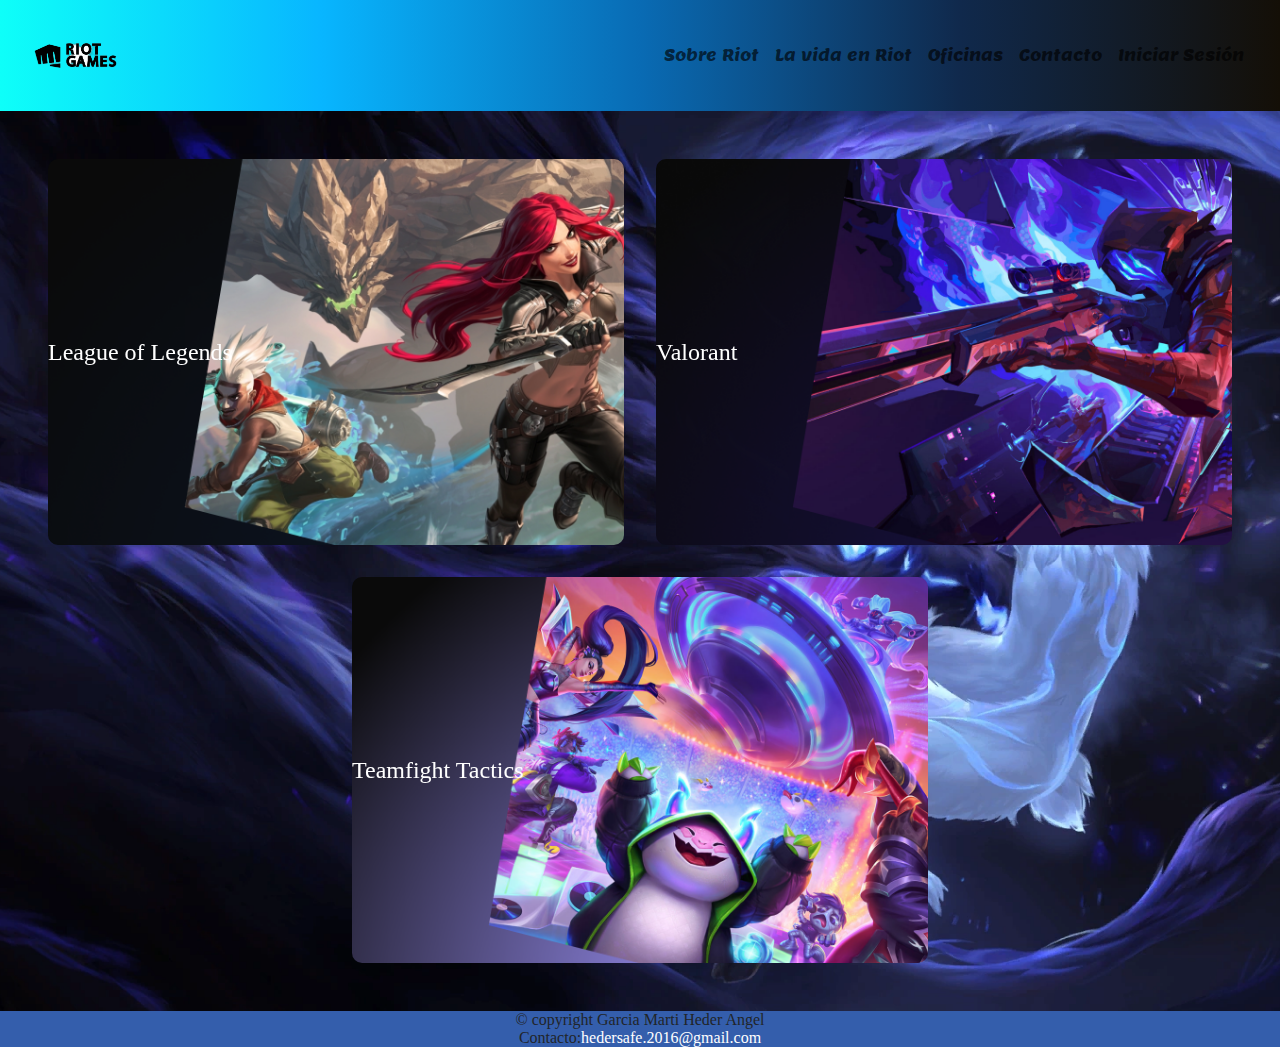
<file: index.html>
<!DOCTYPE html>
<html lang="es">
<head>
    <meta charset="UTF-8">
    <meta name="viewport" content="width=device-width, initial-scale=1.0">
    <link rel="shortcut icon" href="" type="image/x-icon">
    <link rel="stylesheet" href="./css/bootstrap.min.css">
    <link href="https://unpkg.com/aos@2.3.1/dist/aos.css" rel="stylesheet">
    <link rel="stylesheet" href="./css/style.css">
    <link rel="shortcut icon" href="./img/logo-imageonline.co-3119626.png" type="image/x-icon">
    <meta name="description" content="Riot Games, desarrolladora de renombre con sede en Los Ángeles, reconocida por éxitos como League of Legends. Innovación, compromiso con la comunidad gaming y producciones audiovisuales destacan su impacto en la industria del entretenimiento digital.">
    <meta name="keywords" content="Riot Games, videojuegos, League of Legends, VALORANT, Teamfight Tactics, desarrolladora, gaming, shooter táctico, estrategia automática, cultura, oficinas, innovación, comunidad gamer, equilibrio laboral, creatividad, colaboración, vida en Riot, compromiso, excelencia, diversidad, global, animación, serie Arcane.">
    <title>Riot Games</title>
</head>
<body>
    <header class="header">
        <nav class="navbar navbar-expand-lg nav1">
            <div class="container-fluid ">
                <a href="./index.html"><img src="./img/logo-imageonline.co-3119626.png" class="logo-header" alt="Logo" title="Logo del header"></a>
              <button class="navbar-toggler collapsed" type="button" data-bs-toggle="collapse" data-bs-target="#navbarNav" aria-controls="navbarNav" aria-expanded="false" aria-label="Toggle navigation">
                <span class="navbar-toggler-icon"></span>
              </button>
              <div class="navbar-collapse collapse ul1" id="navbarNav">
                <ul class="navbar-nav ms-auto">
                    <li class="nav-item rotate-hover">
                        <a class="nav-link" href="./pages/sobreriot.html">Sobre Riot</a>
                    </li>
                    <li class="nav-item rotate-hover">
                        <a class="nav-link" href="./pages/lavidaenriot.html">La vida en Riot</a>
                    </li>
                    <li class="nav-item rotate-hover">
                        <a class="nav-link" href="./pages/oficinas.html">Oficinas</a>
                    </li>
                    <li class="nav-item rotate-hover">
                        <a class="nav-link" href="./pages/contacto.html">Contacto</a>
                    </li>
                    <li class="nav-item rotate-hover">
                        <a class="nav-link" href="./pages/iniciar.html">Iniciar Sesión</a>
                    </li>
                </ul>
              </div>
            </div>
          </nav>
      </header>
   
    <main class="main-index">
        <div class="grilla">
            <div class="grilla-hijo lol riot" data-aos="fade-right">
                <a href="./pages/lol.html" class="link-div-footer">
                <div class="grilla-nieto">
                <p>League of Legends</p>
                </div>
                </a>
            </div>
            <div class="grilla-hijo valorant riot" data-aos="fade-left">
                <a href="./pages/valorant.html" class="link-div-footer">
                <div class="grilla-nieto">
                <p>Valorant</p>
            </div>
                </a>
            </div>
            <div class="grilla-hijo tft riot"  data-aos="fade-up">
                <a href="./pages/tft.html" class="link-div-footer">
                <div class="grilla-nieto">
                <p>Teamfight Tactics</p>
            </div>
                </a>
            </div>
        </div>
    </main>
    <footer class="footer1">
        <p>© copyright Garcia Marti Heder Angel</p>
        <p>Contacto:<a href="mailto:hedersafe.2016@gmail.com" class="link-div-footer">hedersafe.2016@gmail.com</a></p>
    </footer>
    <script src="./js/bootstrap.bundle.min.js"></script>
    <script src="https://unpkg.com/aos@2.3.1/dist/aos.js"></script>
    <script>
        AOS.init();
    </script>
</body>
</html>
</file>
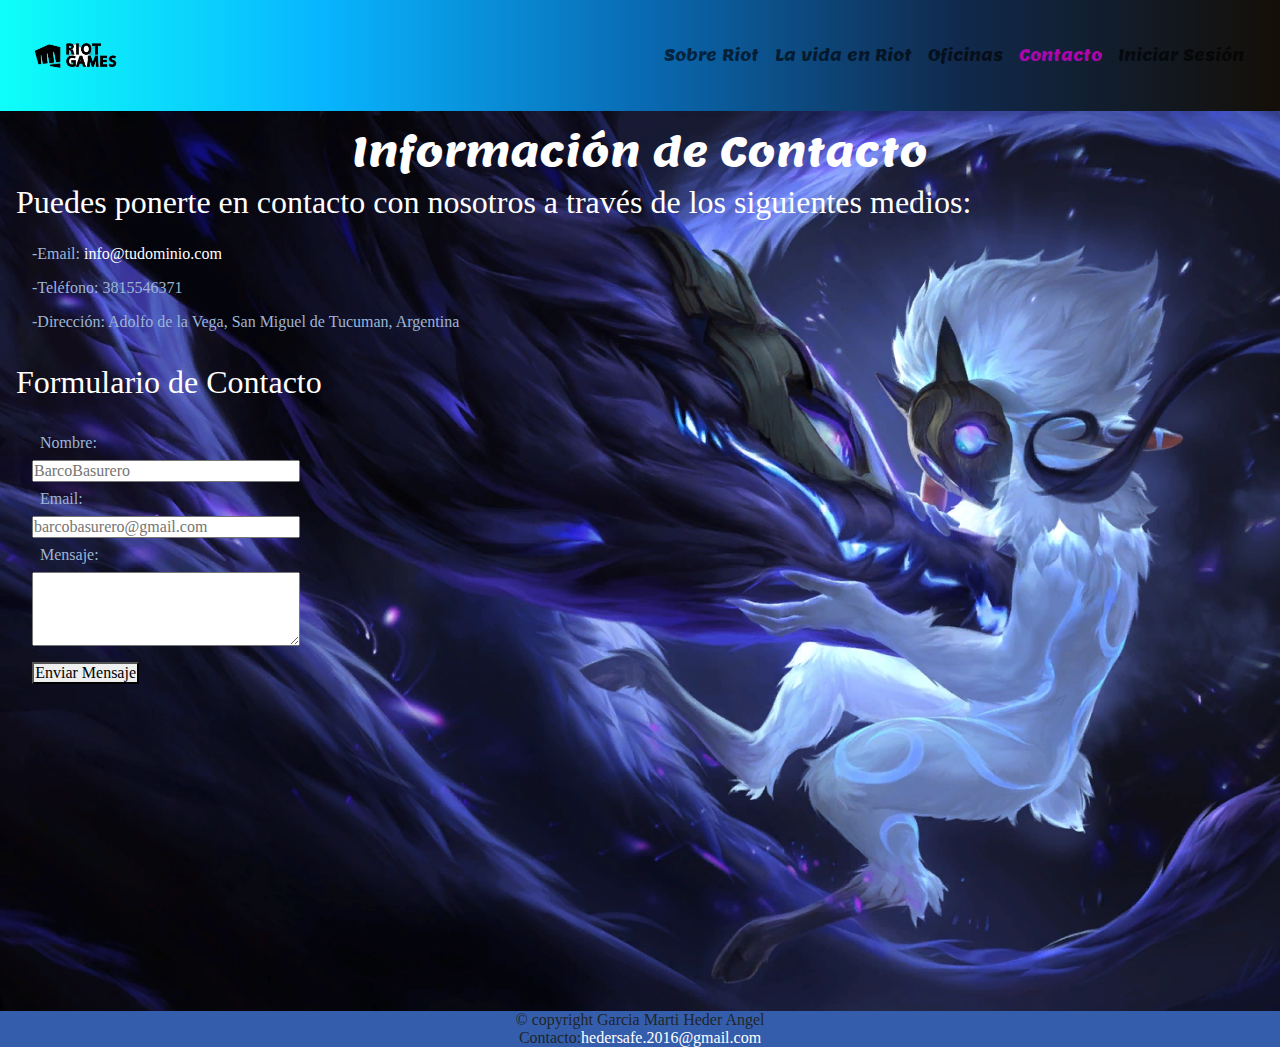
<file: pages/contacto.html>
<!DOCTYPE html>
<html lang="en">
<head>
    <meta charset="UTF-8">
    <meta name="viewport" content="width=device-width, initial-scale=1.0">
    <link rel="stylesheet" href="../css/bootstrap.min.css">
    <link rel="stylesheet" href="../css/style.css">
    <link rel="shortcut icon" href="../img/logo-imageonline.co-3119626.png" type="image/x-icon">
    <meta name="description" content="Riot Games, la destacada desarrolladora de videojuegos con éxitos como League of Legends y VALORANT, proporciona una vía de contacto a través de la dirección de correo electrónico contact@riotgames.com.">
    <meta name="keywords" content="Riot Games, videojuegos, League of Legends, VALORANT, Teamfight Tactics, desarrolladora, gaming, shooter táctico, estrategia automática, cultura, oficinas, innovación, comunidad gamer, equilibrio laboral, creatividad, colaboración, vida en Riot, compromiso, excelencia, diversidad, global, animación, serie Arcane.">
    <title>Riot Games</title>
</head>
<body>
    <header class="header">
        <nav class="navbar navbar-expand-lg">
            <div class="container-fluid nav1">
                <a href="../index.html"><img src="../img/logo-imageonline.co-3119626.png" class="logo-header" alt="Logo" title="Logo del header"></a>
              <button class="navbar-toggler collapsed" type="button" data-bs-toggle="collapse" data-bs-target="#navbarNav" aria-controls="navbarNav" aria-expanded="false" aria-label="Toggle navigation">
                <span class="navbar-toggler-icon"></span>
              </button>
              <div class="navbar-collapse collapse ul1" id="navbarNav">
                <ul class="navbar-nav ms-auto">
                    <li class="nav-item rotate-hover">
                        <a class="nav-link" href="../pages/sobreriot.html">Sobre Riot</a>
                    </li>
                    <li class="nav-item rotate-hover">
                        <a class="nav-link" href="../pages/lavidaenriot.html">La vida en Riot</a>
                    </li>
                    <li class="nav-item rotate-hover">
                        <a class="nav-link" href="../pages/oficinas.html">Oficinas</a>
                    </li>
                    <li class="nav-item rotate-hover actived">
                        <a class="nav-link" href="../pages/contacto.html">Contacto</a>
                    </li>
                    <li class="nav-item rotate-hover">
                        <a class="nav-link" href="../pages/iniciar.html">Iniciar Sesión</a>
                    </li>
                </ul>
              </div>
            </div>
          </nav>
      </header>
    <main class="main-index2">
      <section>
          <h1 class="h1-titulo">Información de Contacto</h1>
          <h2 class="h2-subtitulo">Puedes ponerte en contacto con nosotros a través de los siguientes medios:</h2>
          <ul class="ul2-section">
              <li class="li1-ul">-Email: <a href="mailto:info@tudominio.com" class="link-div-footer">info@tudominio.com</a></li>
              <li class="li1-ul">-Teléfono: 3815546371</li>
              <li class="li1-ul">-Dirección: Adolfo de la Vega, San Miguel de Tucuman, Argentina</li>
          </ul>
      </section>
      <section>
          <h2 class="h2-subtitulo">Formulario de Contacto</h2>
          <form action="" class="form-section">

              <label for="nombre" class="label-form">Nombre:</label>
              <input type="text" id="nombre" name="nombre" placeholder="BarcoBasurero" required>
  
              <label for="email"  class="label-form">Email:</label>
              <input type="email" id="email" name="email" placeholder="barcobasurero@gmail.com" required>
  
              <label for="mensaje"  class="label-form">Mensaje:</label>
              <textarea id="mensaje" name="mensaje" rows="4" required></textarea>
  
              <button type="submit" class="boton-enviar">Enviar Mensaje</button>
          </form>
      </section>
  </main>
  <footer class="footer1">
    <p>© copyright Garcia Marti Heder Angel</p>
    <p>Contacto:<a href="mailto:hedersafe.2016@gmail.com" class="link-div-footer">hedersafe.2016@gmail.com</a></p>
</footer>
    <script src="../js/bootstrap.bundle.min.js"></script>
</body>
</html>
</file>
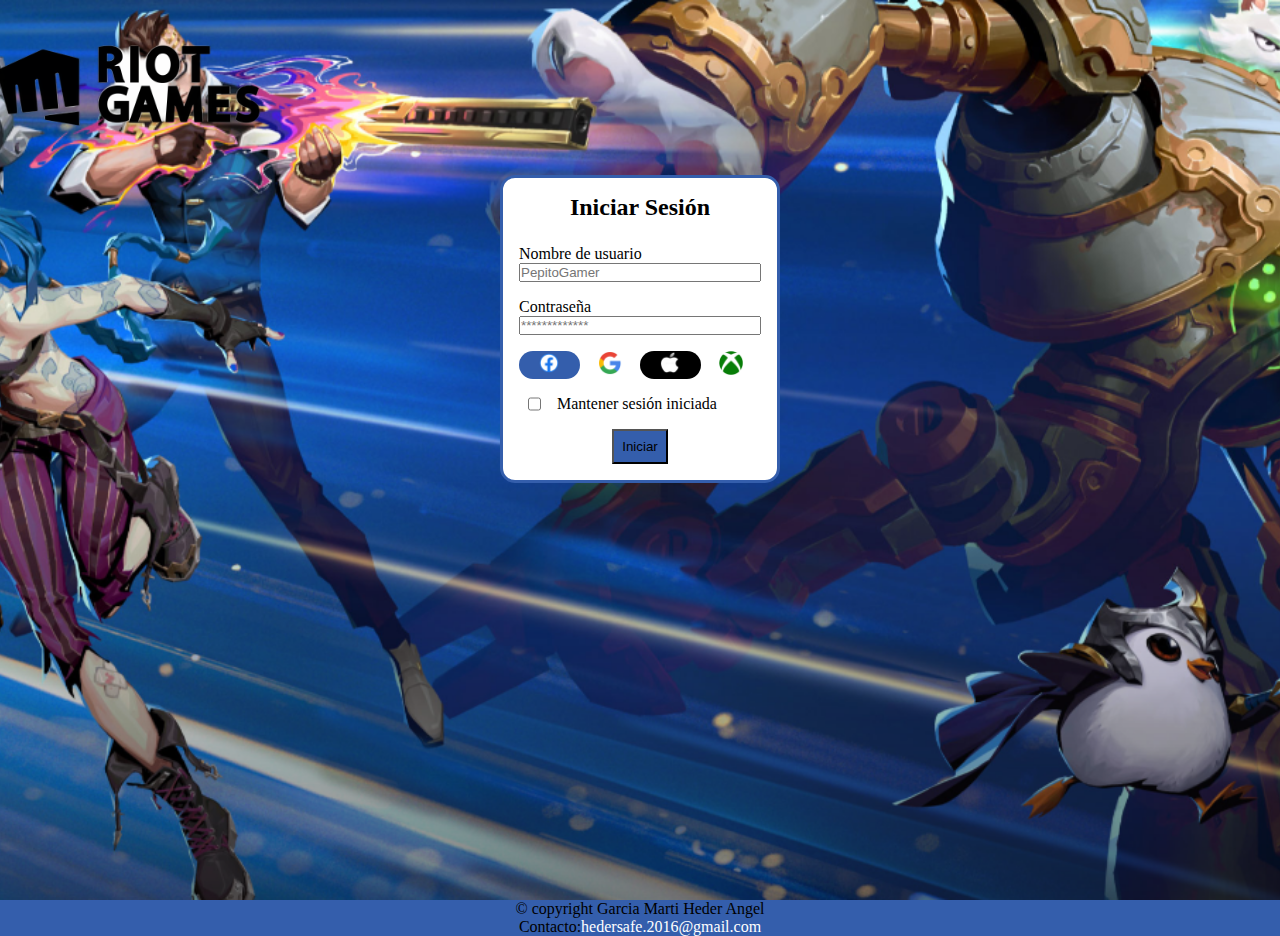
<file: pages/iniciar.html>
<!DOCTYPE html>
<html lang="en">
<head>
    <meta charset="UTF-8">
    <meta name="viewport" content="width=device-width, initial-scale=1.0">
    <link rel="stylesheet" href="../css/style.css">
    <link rel="shortcut icon" href="../img/logo-imageonline.co-3119626.png" type="image/x-icon">
    <meta name="description" content="Inicia sesión en tu cuenta de Riot Games para acceder a emocionantes títulos como League of Legends y VALORANT. Utiliza tus credenciales de usuario para sumergirte en experiencias de juego únicas y participar en la vibrante comunidad gaming.">
    <meta name="keywords" content="Riot Games, videojuegos, League of Legends, VALORANT, Teamfight Tactics, desarrolladora, gaming, shooter táctico, estrategia automática, cultura, oficinas, innovación, comunidad gamer, equilibrio laboral, creatividad, colaboración, vida en Riot, compromiso, excelencia, diversidad, global, animación, serie Arcane.">
    <title>Riot Games</title>
</head>
<body>
  <main class="main-iniciar">
    <header class="header1">
        <a href="../index.html" ><img src="../img/logo-imageonline.co-3119626.png" class="logo-header2" alt="Logo" title="Logo del header"></a>
    </header>
    <form action="" class="form-main">
        <h2 class="h2-form">Iniciar Sesión</h2>
        <label for="nombre" class="label-form2">Nombre de usuario</label>
        <input type="text" id="nombre" name="nombre" placeholder="PepitoGamer" required class="input1">

        <label for="contra"  class="label-form2">Contraseña</label>
        <input type="password" id="contra" name="contra" placeholder="*************" required class="input1">
      <div class="div-main input1">
        <div class="div-div fondo-font1">
            <a href="https://www.facebook.com/?locale=es_LA" target="_blank"><img src="../img/facebook.webp" alt="Facebook" title="Imagen de facebook" class="img-link"></a> 
        </div>
        <div class="div-div fondo-font2">
            <a href="https://www.google.com/intl/es/account/about/" target="_blank"><img src="../img/google.png" alt="Google" title="Imagen de google" class="img-link"></a> 
        </div>
        <div class="div-div fondo-font3">
            <a href="https://support.apple.com/es-lamr/HT204053" target="_blank"><img src="../img/apple-imageonline.co-6787490.webp" alt="Apple" title="Imagen de apple" class="img-link"></a>
        </div>
        <div class="div-div fondo-font4">
            <a href="https://www.xbox.com/es-AR/live" target="_blank"><img src="../img/xboxx.png" alt="Xbox" title="Imagen de xbox" class="img-link"></a>
        </div>
      </div>
      <div class="div-main">
        <input type="checkbox" name="Promociones" id="Prm" value="Si" class="check-input"> 
        <label for="Prm" id="Prm" class="check-label">Mantener sesión iniciada</label> 
      </div>
      <div class="div-div">
        <input type="submit" value="Iniciar" class="input-iniciar">
      </div>
    </form>
    </main>
    <footer class="footer1">
      <p>© copyright Garcia Marti Heder Angel</p>
      <p>Contacto:<a href="mailto:hedersafe.2016@gmail.com" class="link-div-footer">hedersafe.2016@gmail.com</a></p>
  </footer>
</body>
</html>
</file>
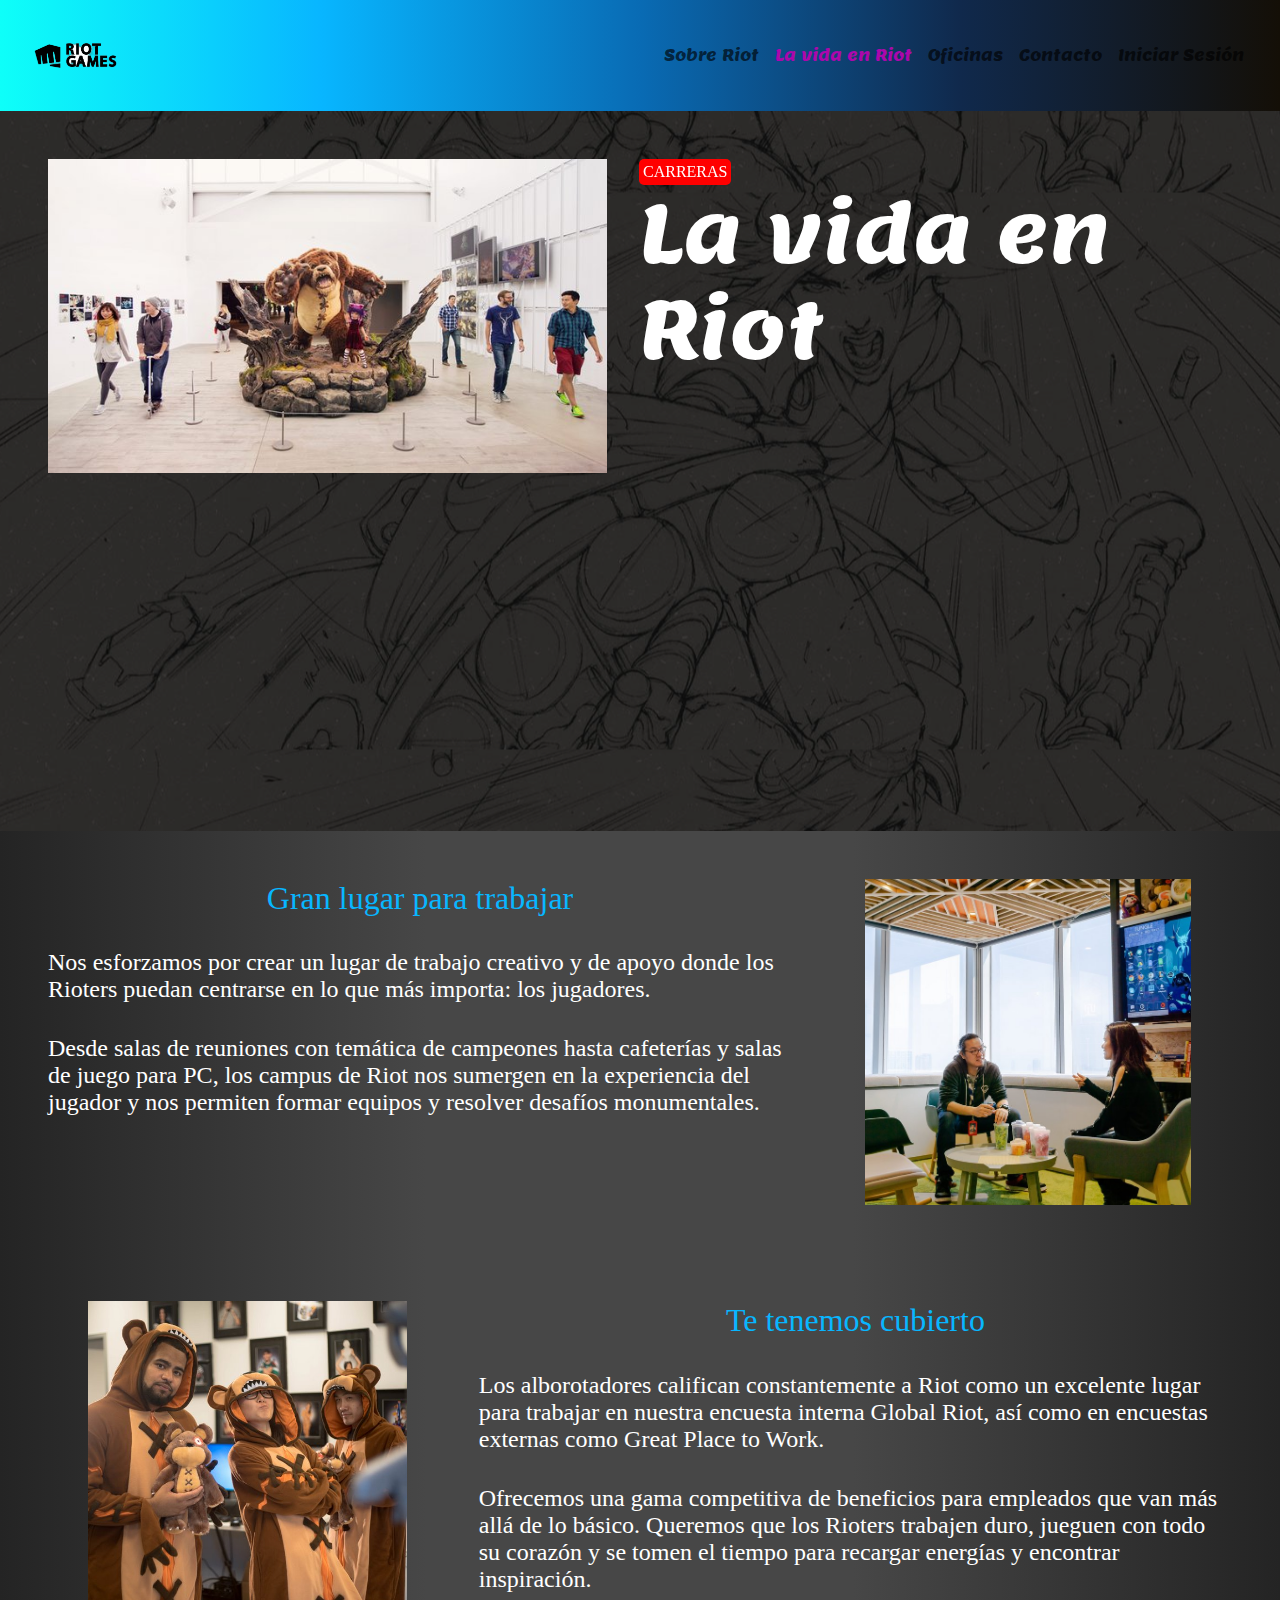
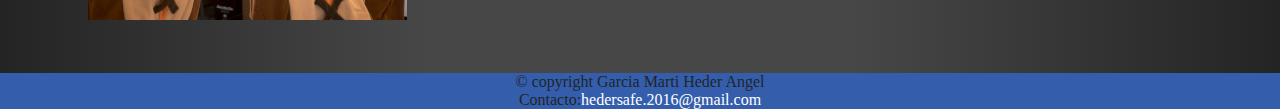
<file: pages/lavidaenriot.html>
<!DOCTYPE html>
<html lang="en">
<head>
    <meta charset="UTF-8">
    <meta name="viewport" content="width=device-width, initial-scale=1.0">
    <link rel="stylesheet" href="../css/bootstrap.min.css">
    <link href="https://unpkg.com/aos@2.3.1/dist/aos.css" rel="stylesheet">
    <link rel="stylesheet" href="../css/style.css">
    <link rel="shortcut icon" href="../img/logo-imageonline.co-3119626.png" type="image/x-icon">
    <meta name="description" content="La vida en Riot Games es apasionada, colaborativa e innovadora. Con un equipo diverso y un compromiso compartido con la excelencia, fomentamos la creatividad en el desarrollo de videojuegos líderes. Promovemos un ambiente equitativo y un equilibrio entre vida laboral y personal.">
    <meta name="keywords" content="Riot Games, videojuegos, League of Legends, VALORANT, Teamfight Tactics, desarrolladora, gaming, shooter táctico, estrategia automática, cultura, oficinas, innovación, comunidad gamer, equilibrio laboral, creatividad, colaboración, vida en Riot, compromiso, excelencia, diversidad, global, animación, serie Arcane.">
    <title>Riot Games</title>
</head>
<body>
  <header class="header">
    <nav class="navbar navbar-expand-lg nav1">
        <div class="container-fluid">
            <a href="../index.html"><img src="../img/logo-imageonline.co-3119626.png" class="logo-header" alt="Logo" title="Logo del header"></a>
          <button class="navbar-toggler collapsed" type="button" data-bs-toggle="collapse" data-bs-target="#navbarNav" aria-controls="navbarNav" aria-expanded="false" aria-label="Toggle navigation">
            <span class="navbar-toggler-icon"></span>
          </button>
          <div class="navbar-collapse collapse ul1" id="navbarNav">
            <ul class="navbar-nav ms-auto">
                <li class="nav-item rotate-hover">
                    <a class="nav-link" href="../pages/sobreriot.html">Sobre Riot</a>
                </li>
                <li class="nav-item rotate-hover actived">
                    <a class="nav-link" href="../pages/lavidaenriot.html">La vida en Riot</a>
                </li>
                <li class="nav-item rotate-hover">
                    <a class="nav-link" href="../pages/oficinas.html">Oficinas</a>
                </li>
                <li class="nav-item rotate-hover">
                    <a class="nav-link" href="../pages/contacto.html">Contacto</a>
                </li>
                <li class="nav-item rotate-hover">
                    <a class="nav-link" href="../pages/iniciar.html">Iniciar Sesión</a>
                </li>
            </ul>
          </div>
        </div>
      </nav>
  </header>
    </header>
    <main class="main-lavida">
      <section class="section-main">
        <div data-aos="fade-right"
        data-aos-duration="1000"
        data-aos-easing="ease-in-cubic">
          <img src="../img/osito.jpg" alt="" class="img-div">
        </div>
        <div data-aos="flip-left"
        data-aos-easing="ease-out-cubic"
        data-aos-duration="1000">
          <p class="p-div3">CARRERAS</p>
          <h2 class="h2-div3">La vida en Riot</h2>
        </div>
    </section>
    </main>
    <div class="section-main sec">
        <div class="div4">
          <h2 class="h2-div4">Gran lugar para trabajar</h2>
          <p class="p-div4 agrandar">Nos esforzamos por crear un lugar de trabajo creativo y de apoyo donde los Rioters puedan centrarse en lo que más importa: los jugadores.</p>
          <p class="p-div4 agrandar">Desde salas de reuniones con temática de campeones hasta cafeterías y salas de juego para PC, los campus de Riot nos sumergen en la experiencia del jugador y nos permiten formar equipos y resolver desafíos monumentales.</p>
        </div>
        <div class="div-div2">
          <img src="../img/conversacion.jpg" alt="" class="img-div2">
        </div>
    </div>
    <div class="section-main sec">
        <div class="div-div2 div-order">
          <img src="../img/disfrazados.jpg" alt="" class="img-div2">
        </div>
        <div class="div4">
            <h2 class="h2-div4">Te tenemos cubierto</h2>
            <p class="p-div4 agrandar">Los alborotadores califican constantemente a Riot como un excelente lugar para trabajar en nuestra encuesta interna Global Riot, así como en encuestas externas como  Great Place to Work.</p>
            <p class="p-div4 agrandar">Ofrecemos una gama competitiva de beneficios para empleados que van más allá de lo básico. Queremos que los Rioters trabajen duro, jueguen con todo su corazón y se tomen el tiempo para recargar energías y encontrar inspiración.</p>
        </div>
    </div>
    <footer class="footer1">
      <p>© copyright Garcia Marti Heder Angel</p>
      <p>Contacto:<a href="mailto:hedersafe.2016@gmail.com" class="link-div-footer">hedersafe.2016@gmail.com</a></p>
  </footer>
    <script src="../js/bootstrap.bundle.min.js"></script>
    <script src="https://unpkg.com/aos@2.3.1/dist/aos.js"></script>
    <script>
        AOS.init();
    </script>
</body>
</html>
</file>
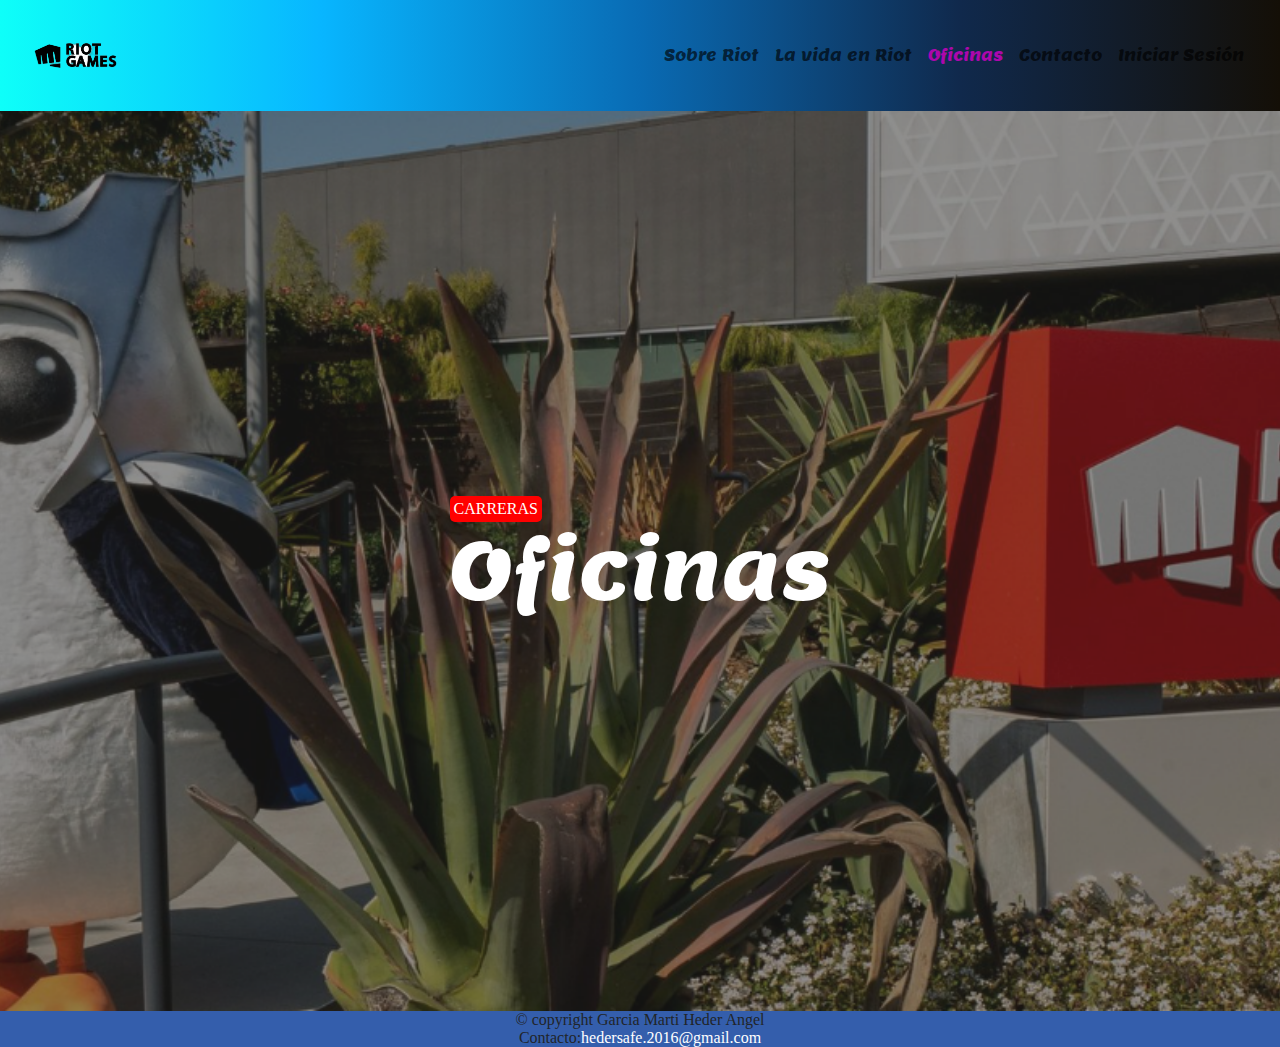
<file: pages/oficinas.html>
<!DOCTYPE html>
<html lang="en">
<head>
    <meta charset="UTF-8">
    <meta name="viewport" content="width=device-width, initial-scale=1.0">
    <link rel="stylesheet" href="../css/bootstrap.min.css">
    <link rel="stylesheet" href="../css/style.css">
    <link rel="shortcut icon" href="../img/logo-imageonline.co-3119626.png" type="image/x-icon">
    <meta name="description" content="Riot Games tiene oficinas globales que sirven como centros de innovación para el desarrollo de videojuegos líderes en la industria. Desde Los Ángeles hasta diversos lugares estratégicos, estas oficinas reflejan un ambiente apasionado por la creatividad y la colaboración.">
    <meta name="keywords" content="Riot Games, videojuegos, League of Legends, VALORANT, Teamfight Tactics, desarrolladora, gaming, shooter táctico, estrategia automática, cultura, oficinas, innovación, comunidad gamer, equilibrio laboral, creatividad, colaboración, vida en Riot, compromiso, excelencia, diversidad, global, animación, serie Arcane.">
    <title>Riot Games</title>
</head>
<body>
  <header class="header">
    <nav class="navbar navbar-expand-lg nav1">
        <div class="container-fluid">
            <a href="../index.html"><img src="../img/logo-imageonline.co-3119626.png" class="logo-header" alt="Logo" title="Logo del header"></a>
          <button class="navbar-toggler collapsed" type="button" data-bs-toggle="collapse" data-bs-target="#navbarNav" aria-controls="navbarNav" aria-expanded="false" aria-label="Toggle navigation">
            <span class="navbar-toggler-icon"></span>
          </button>
          <div class="navbar-collapse collapse ul1" id="navbarNav">
            <ul class="navbar-nav ms-auto">
                <li class="nav-item rotate-hover">
                    <a class="nav-link" href="../pages/sobreriot.html">Sobre Riot</a>
                </li>
                <li class="nav-item rotate-hover">
                    <a class="nav-link" href="../pages/lavidaenriot.html">La vida en Riot</a>
                </li>
                <li class="nav-item rotate-hover actived">
                    <a class="nav-link" href="../pages/oficinas.html">Oficinas</a>
                </li>
                <li class="nav-item rotate-hover">
                    <a class="nav-link" href="../pages/contacto.html">Contacto</a>
                </li>
                <li class="nav-item rotate-hover">
                    <a class="nav-link" href="../pages/iniciar.html">Iniciar Sesión</a>
                </li>
            </ul>
          </div>
        </div>
      </nav>
  </header>
    <main class="main-ofi">
      <div>
        <p class="p-div3">CARRERAS</p>
        <h2 class="h2-div3 h21">Oficinas</h2>
      </div>
    </main>
    <footer class="footer1">
      <p>© copyright Garcia Marti Heder Angel</p>
      <p>Contacto:<a href="mailto:hedersafe.2016@gmail.com" class="link-div-footer">hedersafe.2016@gmail.com</a></p>
  </footer>
    <script src="../js/bootstrap.bundle.min.js"></script>
</body>
</html>
</file>
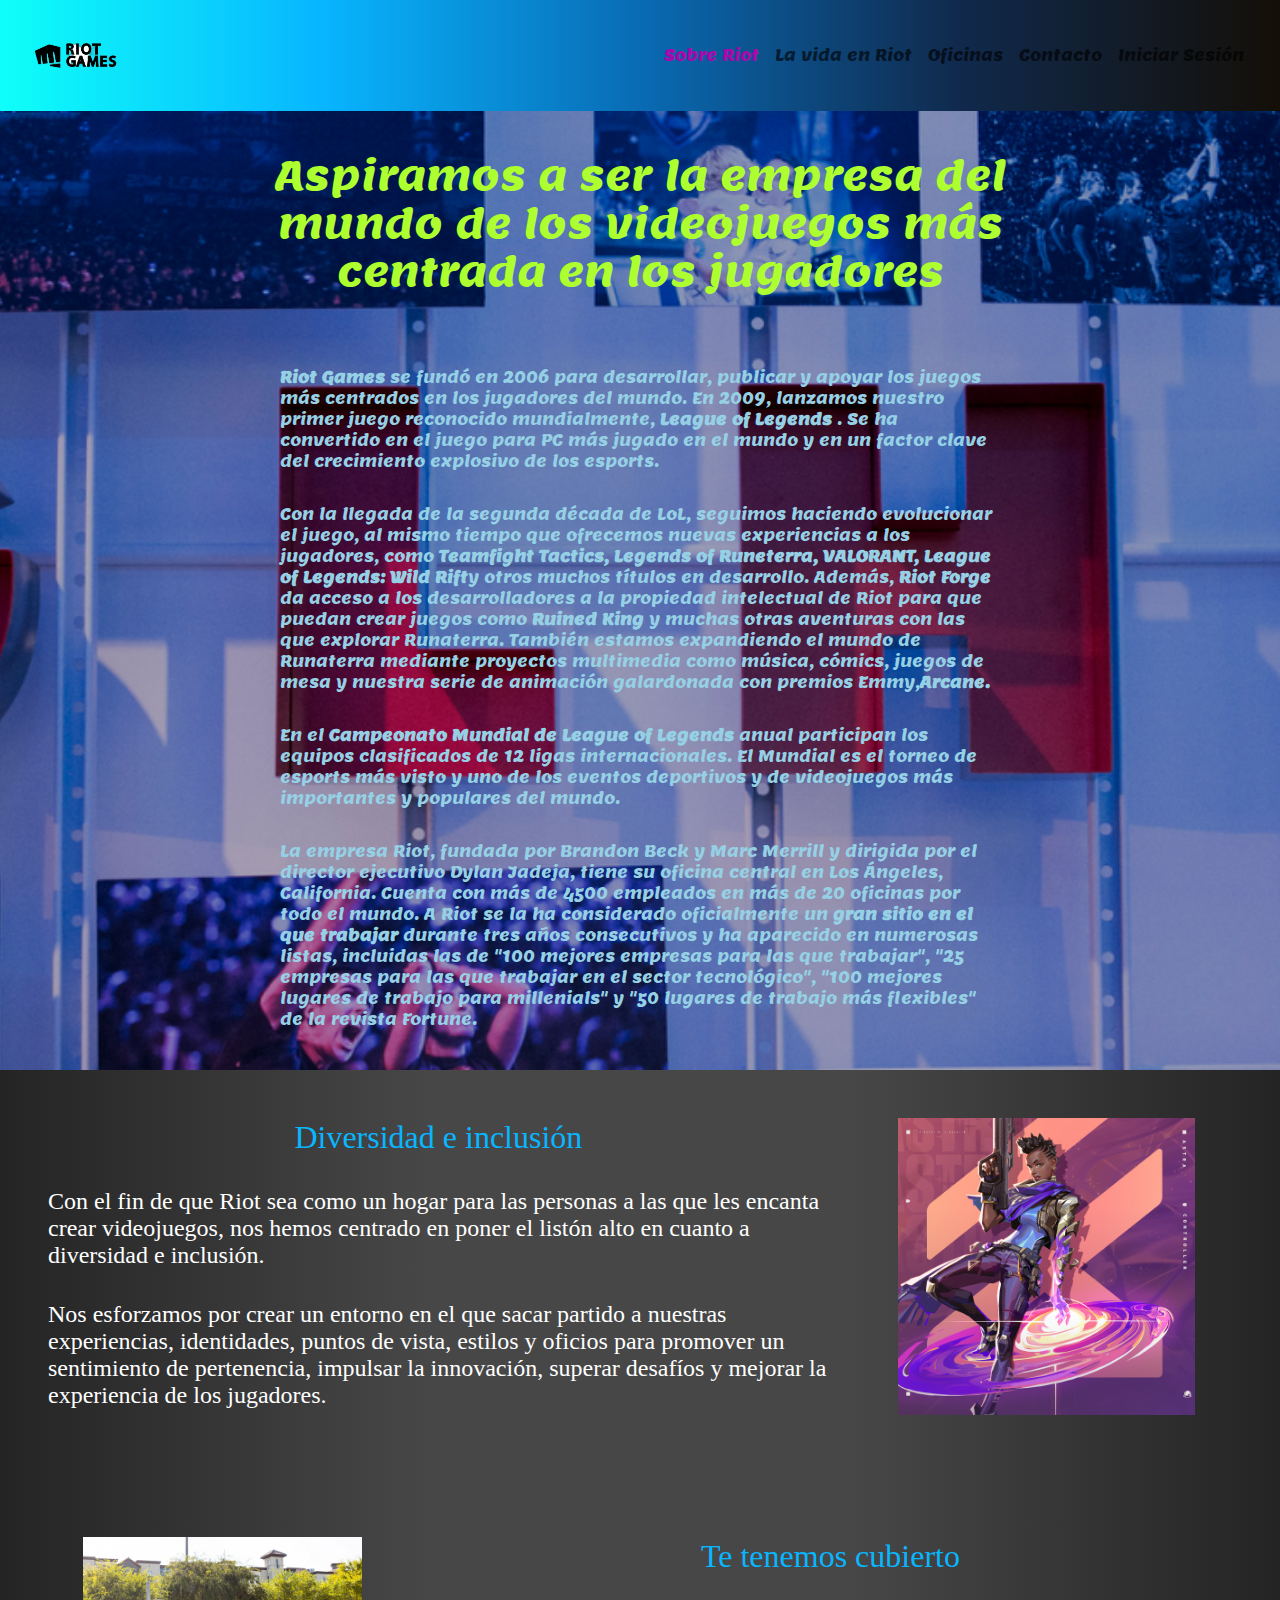
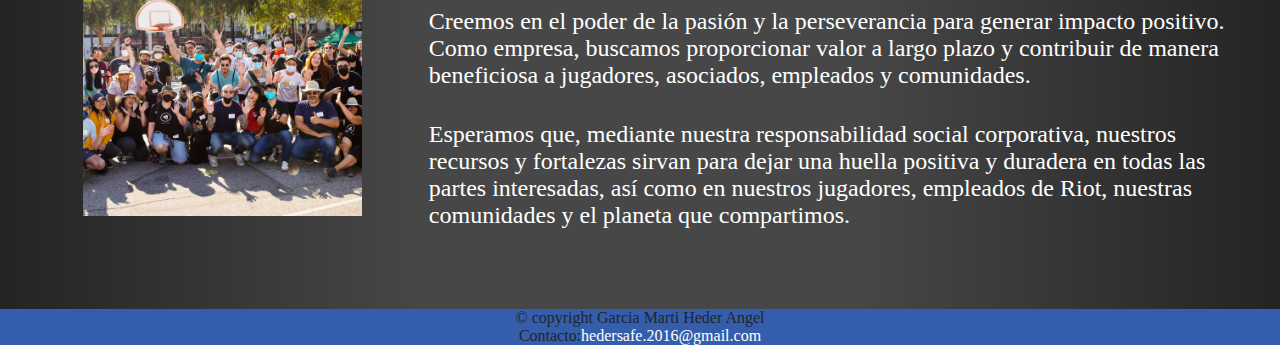
<file: pages/sobreriot.html>
<!DOCTYPE html>
<html lang="en">
<head>
    <meta charset="UTF-8">
    <meta name="viewport" content="width=device-width, initial-scale=1.0">
    <link rel="stylesheet" href="../css/bootstrap.min.css">
    <link rel="stylesheet" href="../css/style.css">
    <link rel="shortcut icon" href="../img/logo-imageonline.co-3119626.png" type="image/x-icon">
    <meta name="description" content="Riot Games, fundada en 2006 en Los Ángeles, es una influyente desarrolladora de videojuegos conocida por éxitos como League of Legends y VALORANT. Su enfoque innovador y compromiso con la comunidad gamer la han consolidado como un referente en la industria del entretenimiento digital.">
    <meta name="keywords" content="Riot Games, videojuegos, League of Legends, VALORANT, Teamfight Tactics, desarrolladora, gaming, shooter táctico, estrategia automática, cultura, oficinas, innovación, comunidad gamer, equilibrio laboral, creatividad, colaboración, vida en Riot, compromiso, excelencia, diversidad, global, animación, serie Arcane.">
    <title>Riot Games</title>
</head>
<body>
  <header class="header">
    <nav class="navbar navbar-expand-lg nav1">
        <div class="container-fluid">
            <a href="../index.html"><img src="../img/logo-imageonline.co-3119626.png" class="logo-header" alt="Logo" title="Logo del header"></a>
          <button class="navbar-toggler collapsed" type="button" data-bs-toggle="collapse" data-bs-target="#navbarNav" aria-controls="navbarNav" aria-expanded="false" aria-label="Toggle navigation">
            <span class="navbar-toggler-icon"></span>
          </button>
          <div class="navbar-collapse collapse ul1" id="navbarNav">
            <ul class="navbar-nav ms-auto">
                <li class="nav-item rotate-hover actived">
                    <a class="nav-link" href="../pages/sobreriot.html">Sobre Riot</a>
                </li>
                <li class="nav-item rotate-hover">
                    <a class="nav-link" href="../pages/lavidaenriot.html">La vida en Riot</a>
                </li>
                <li class="nav-item rotate-hover">
                    <a class="nav-link" href="../pages/oficinas.html">Oficinas</a>
                </li>
                <li class="nav-item rotate-hover">
                    <a class="nav-link" href="../pages/contacto.html">Contacto</a>
                </li>
                <li class="nav-item rotate-hover">
                    <a class="nav-link" href="../pages/iniciar.html">Iniciar Sesión</a>
                </li>
            </ul>
          </div>
        </div>
      </nav>
  </header>
    <main class="main-sobreriot">
    <div class="div-main1">
      <h1 class="h1-titulo ">Aspiramos a ser la empresa del mundo de los videojuegos más centrada en los jugadores</h1>
    </div>
    <div class="div-main1">
      <p class="p-div2">
        <strong>Riot Games</strong> se fundó en 2006 para desarrollar, publicar y apoyar los juegos más centrados en los jugadores del mundo. En 2009, lanzamos nuestro primer juego reconocido mundialmente, <strong>League of Legends</strong> . Se ha convertido en el juego para PC más jugado en el mundo y en un factor clave del crecimiento explosivo de los esports.
      </p>
      <p class="p-div2">
        Con la llegada de la segunda década de LoL, seguimos haciendo evolucionar el juego, al mismo tiempo que ofrecemos nuevas experiencias a los jugadores, como <strong>Teamfight Tactics, Legends of Runeterra, VALORANT, League of Legends: Wild Rift</strong>y otros muchos títulos en desarrollo. Además, <strong>Riot Forge</strong> da acceso a los desarrolladores a la propiedad intelectual de Riot para que puedan crear juegos como <strong>Ruined King</strong> y muchas otras aventuras con las que explorar Runaterra. También estamos expandiendo el mundo de Runaterra mediante proyectos multimedia como música, cómics, juegos de mesa y nuestra serie de animación galardonada con premios Emmy,<strong>Arcane.</strong> 
      </p>
      <p class="p-div2">
        En el <strong>Campeonato Mundial de League of Legends</strong> anual participan los equipos clasificados de 12 ligas internacionales. El Mundial es el torneo de esports más visto y uno de los eventos deportivos y de videojuegos más importantes y populares del mundo.
      </p>
      <p class="p-div2">
        La empresa Riot, fundada por Brandon Beck y Marc Merrill y dirigida por el director ejecutivo Dylan Jadeja, tiene su oficina central en Los Ángeles, California. Cuenta con más de 4500 empleados en más de 20 oficinas por todo el mundo. A Riot se la ha considerado oficialmente un <strong>gran sitio en el que trabajar</strong> durante tres años consecutivos y ha aparecido en numerosas listas, incluidas las de "100 mejores empresas para las que trabajar", "25 empresas para las que trabajar en el sector tecnológico", "100 mejores lugares de trabajo para millenials" y "50 lugares de trabajo más flexibles" de la revista Fortune.
      </p>
    </div>
    </main>
    <div class="section-main sec">
      <div class="div4">
        <h2 class="h2-div4">Diversidad e inclusión</h2>
        <p class="p-div4 agrandar">Con el fin de que Riot sea como un hogar para las personas a las que les encanta crear videojuegos, nos hemos centrado en poner el listón alto en cuanto a diversidad e inclusión.</p>
        <p class="p-div4 agrandar">Nos esforzamos por crear un entorno en el que sacar partido a nuestras experiencias, identidades, puntos de vista, estilos y oficios para promover un sentimiento de pertenencia, impulsar la innovación, superar desafíos y mejorar la experiencia de los jugadores. </p>
      </div>
      <div class="div-div2">
        <img src="../img/astra.png" alt="" class="img-div2">
      </div>
  </div>
  <div class="section-main sec">
      <div class="div-div2 div-order">
        <img src="../img/comunidad.png" alt="" class="img-div2">
      </div>
      <div class="div4">
          <h2 class="h2-div4">Te tenemos cubierto</h2>
          <p class="p-div4 agrandar">Creemos en el poder de la pasión y la perseverancia para generar impacto positivo. Como empresa, buscamos proporcionar valor a largo plazo y contribuir de manera beneficiosa a jugadores, asociados, empleados y comunidades.
          </p>
          <p class="p-div4 agrandar">
            Esperamos que, mediante nuestra responsabilidad social corporativa, nuestros recursos y fortalezas sirvan para dejar una huella positiva y duradera en todas las partes interesadas, así como en nuestros jugadores, empleados de Riot, nuestras comunidades y el planeta que compartimos.
          </p>
      </div>
  </div>
    <footer class="footer1">
      <p>© copyright Garcia Marti Heder Angel</p>
      <p>Contacto:<a href="mailto:hedersafe.2016@gmail.com" class="link-div-footer">hedersafe.2016@gmail.com</a></p>
  </footer>
    <script src="../js/bootstrap.bundle.min.js"></script>
</body>
</html>
</file>
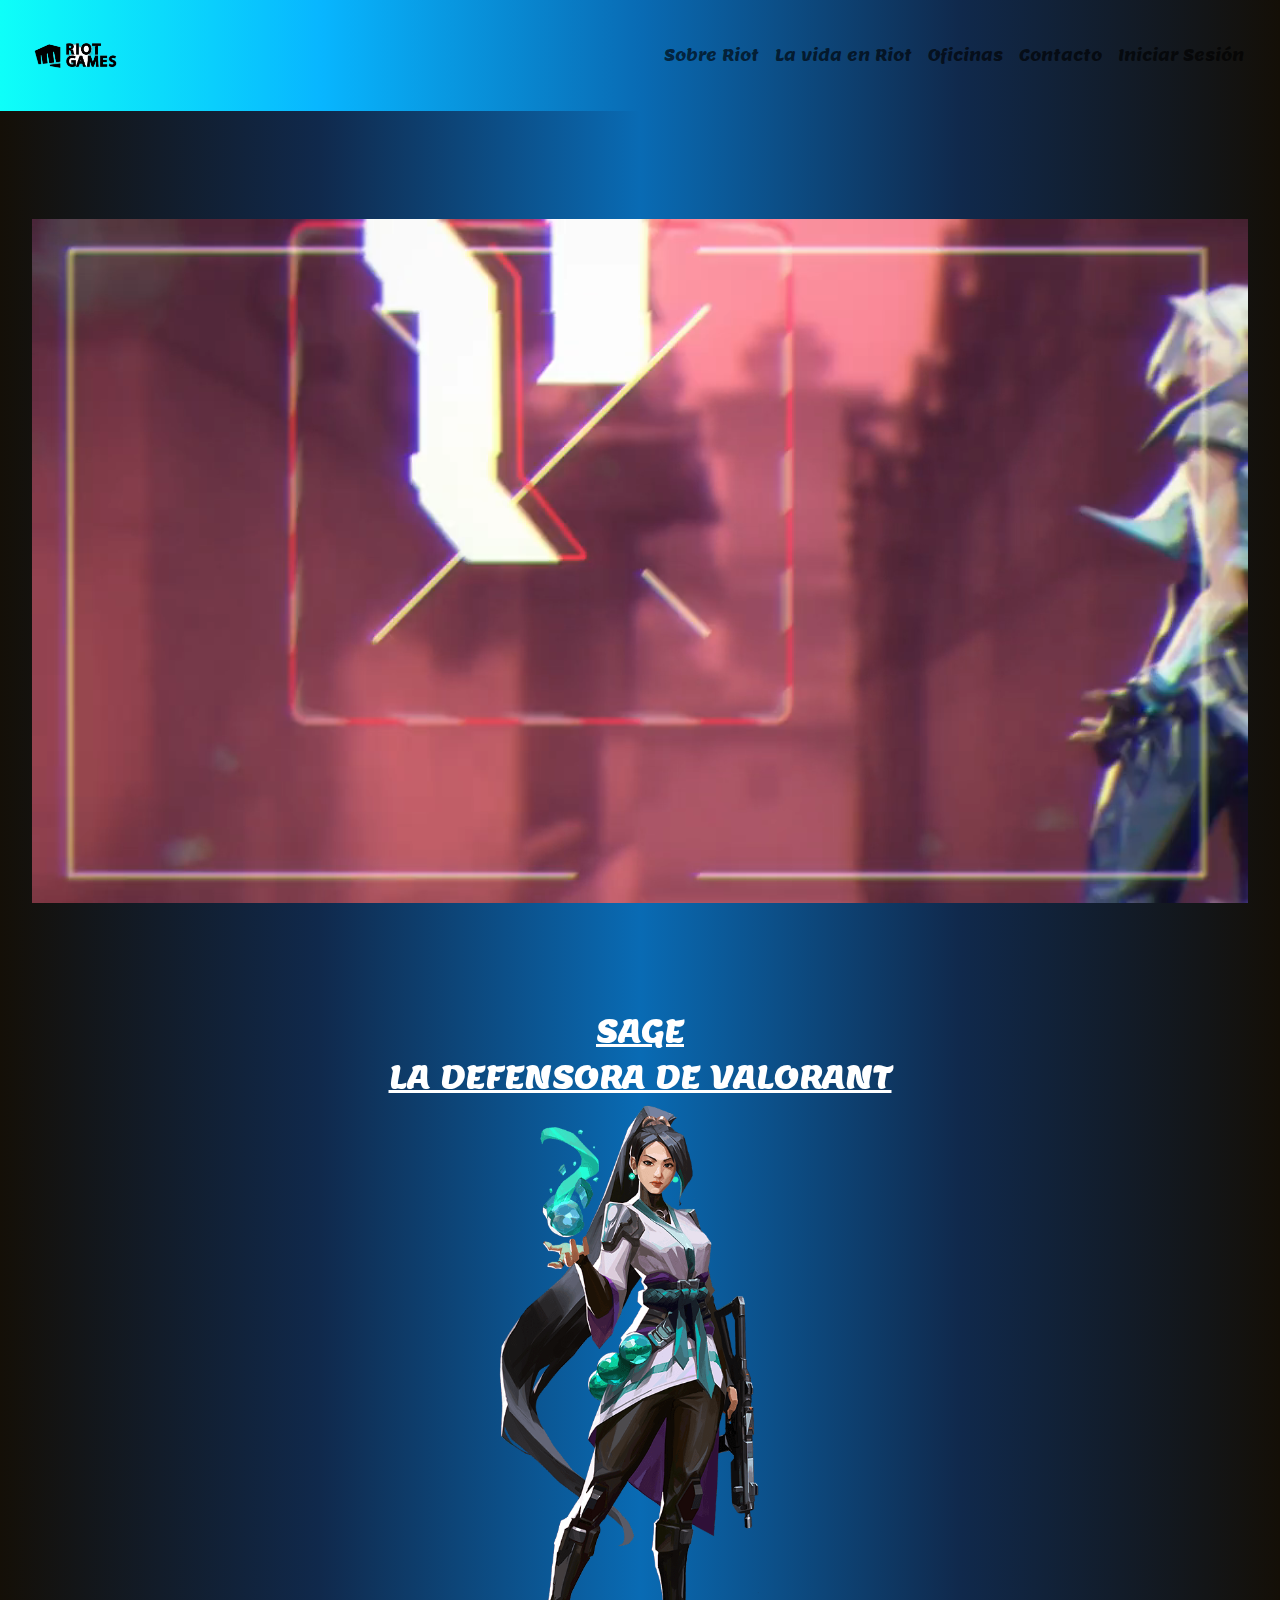
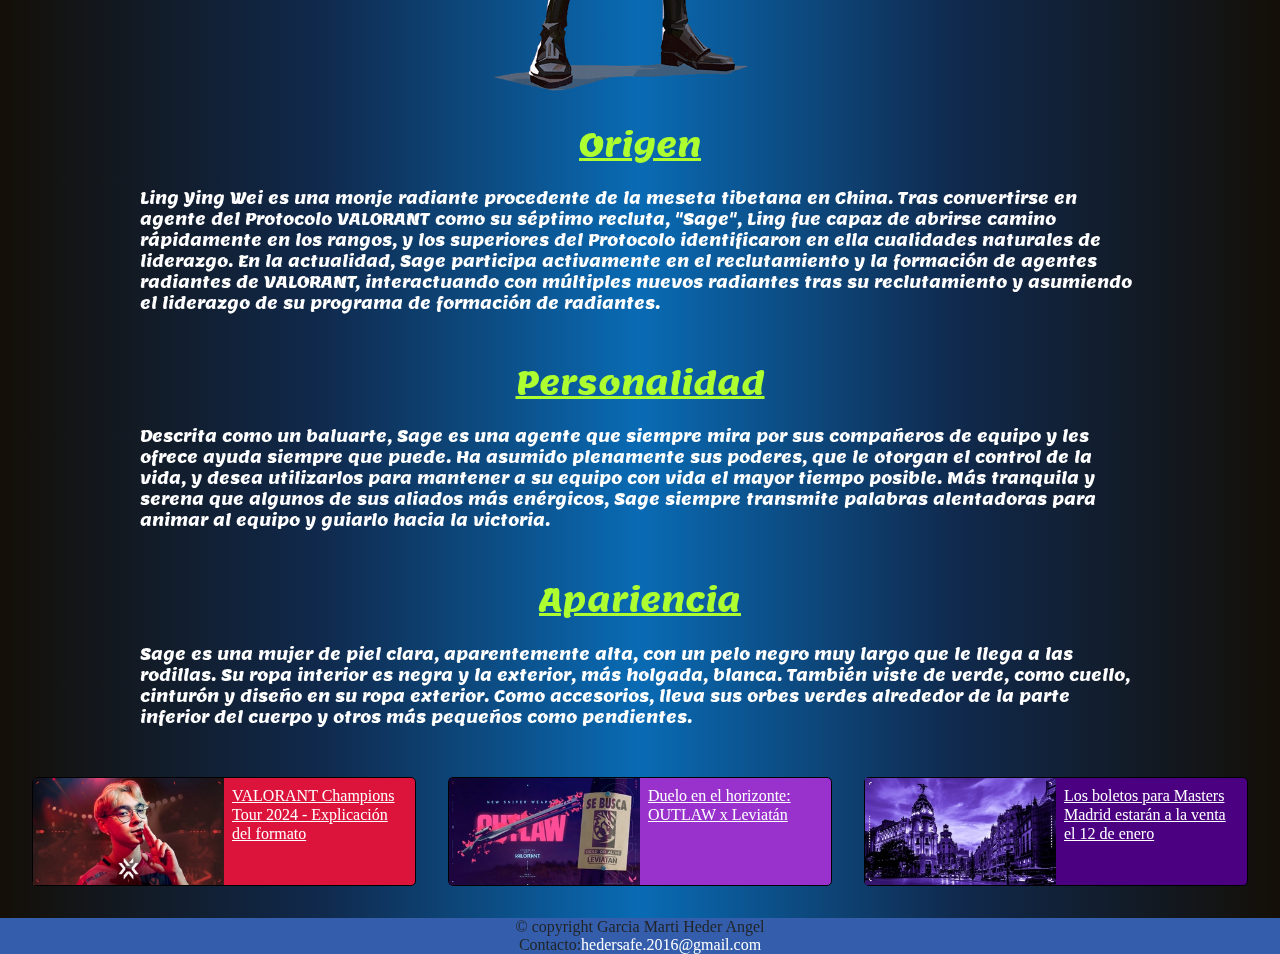
<file: pages/valorant.html>
<!DOCTYPE html>
<html lang="en">
<head>
    <meta charset="UTF-8">
    <meta name="viewport" content="width=device-width, initial-scale=1.0">
    <link rel="stylesheet" href="../css/bootstrap.min.css">
    <link rel="stylesheet" href="../css/style.css">
    <link rel="shortcut icon" href="../img/logo-imageonline.co-3119626.png" type="image/x-icon">
    <meta name="description" content="VALORANT, el shooter táctico de Riot Games, te invita a partidas 5v5 con agentes únicos y habilidades tácticas. Demuestra tu destreza en emocionantes combates, asciende en la clasificación y únete a la comunidad global de este trepidante juego de disparos.">
    <meta name="keywords" content="Riot Games, videojuegos, League of Legends, VALORANT, Teamfight Tactics, desarrolladora, gaming, shooter táctico, estrategia automática, cultura, oficinas, innovación, comunidad gamer, equilibrio laboral, creatividad, colaboración, vida en Riot, compromiso, excelencia, diversidad, global, animación, serie Arcane.">
    <title>Riot Games</title>
</head>
<body>
  <header class="header">
    <nav class="navbar navbar-expand-lg nav1">
        <div class="container-fluid">
            <a href="../index.html"><img src="../img/logo-imageonline.co-3119626.png" class="logo-header" alt="Logo" title="Logo del header"></a>
          <button class="navbar-toggler collapsed" type="button" data-bs-toggle="collapse" data-bs-target="#navbarNav" aria-controls="navbarNav" aria-expanded="false" aria-label="Toggle navigation">
            <span class="navbar-toggler-icon"></span>
          </button>
          <div class="navbar-collapse collapse ul1" id="navbarNav">
            <ul class="navbar-nav ms-auto">
                <li class="nav-item rotate-hover">
                    <a class="nav-link" href="../pages/sobreriot.html">Sobre Riot</a>
                </li>
                <li class="nav-item rotate-hover">
                    <a class="nav-link" href="../pages/lavidaenriot.html">La vida en Riot</a>
                </li>
                <li class="nav-item rotate-hover">
                    <a class="nav-link" href="../pages/oficinas.html">Oficinas</a>
                </li>
                <li class="nav-item rotate-hover">
                    <a class="nav-link" href="../pages/contacto.html">Contacto</a>
                </li>
                <li class="nav-item rotate-hover">
                    <a class="nav-link" href="../pages/iniciar.html">Iniciar Sesión</a>
                </li>
            </ul>
          </div>
        </div>
      </nav>
  </header>
    <main class="main-lol">
      <video autoplay muted loop class="video">
        <source src="../video/Free Valorant Intro_Opener.mp4" type="video/mp4">
      </video>
    </main>
    <section class="section-contenedor0">
      <section class="section-contenedor1">
        <h2 class="h2">SAGE</h2>
        <h3 class="h2">LA DEFENSORA DE VALORANT</h3>
        <div class="div-img">
        <img src="../img/sage.jpg" alt="Sage" title="Sage" class="caitlyn">
        </div>
        <h3 class="h2 h2-div3">Origen</h3>
        <div class="div-p">
        <p class="p-div">Ling Ying Wei es una monje radiante procedente de la meseta tibetana en China. Tras convertirse en agente del Protocolo VALORANT como su séptimo recluta, "Sage", Ling fue capaz de abrirse camino rápidamente en los rangos, y los superiores del Protocolo identificaron en ella cualidades naturales de liderazgo.​ En la actualidad, Sage participa activamente en el reclutamiento y la formación de agentes radiantes de VALORANT, interactuando con múltiples nuevos radiantes tras su reclutamiento y asumiendo el liderazgo de su programa de formación de radiantes.</p>
        </div>
        <h3 class="h2 h2-div3">Personalidad</h3>
        <div class="div-p">
        <p class="p-div">
          Descrita como un baluarte, Sage es una agente que siempre mira por sus compañeros de equipo y les ofrece ayuda siempre que puede. Ha asumido plenamente sus poderes, que le otorgan el control de la vida, y desea utilizarlos para mantener a su equipo con vida el mayor tiempo posible.​ Más tranquila y serena que algunos de sus aliados más enérgicos, Sage siempre transmite palabras alentadoras para animar al equipo y guiarlo hacia la victoria.
        </p>
      </div>
      <h3 class="h2 h2-div3">Apariencia</h3>
      <div class="div-p">
        <p class="p-div">Sage es una mujer de piel clara, aparentemente alta, con un pelo negro muy largo que le llega a las rodillas. Su ropa interior es negra y la exterior, más holgada, blanca. También viste de verde, como cuello, cinturón y diseño en su ropa exterior.​ Como accesorios, lleva sus orbes verdes alrededor de la parte inferior del cuerpo y otros más pequeños como pendientes.
        </p>
      </div>
      </section>
    <section class="section-contenedor">
      <article class="article-section d-crimson">
        <img src="../img/imgvalo1.webp" alt="Persona" title="Explicación de formato" class="img-valo">
        <div>
          <h2 class="h2-div h2-div2">VALORANT Champions Tour 2024 - Explicación del formato</h2>
        </div>
      </article>
      <article class="article-section d-darkorchid">
        <img src="../img/imgvalo2.webp" alt="Logo" title="Duele el horizonte" class="img-valo">
        <div>
          <h2 class="h2-div h2-div2">Duelo en el horizonte: OUTLAW x Leviatán</h2>
        </div>
      </article>
      <article class="article-section d-indigo">
        <img src="../img/imgvalo3.webp" alt="Madrid" title="Ciudad de madrid" class="img-valo">
        <div>
          <h2 class="h2-div h2-div2">Los boletos para Masters Madrid estarán a la venta el 12 de enero</h2>
        </div>
      </article>
    </section>
  </section>
    <footer class="footer1">
      <p>© copyright Garcia Marti Heder Angel</p>
      <p>Contacto:<a href="mailto:hedersafe.2016@gmail.com" class="link-div-footer">hedersafe.2016@gmail.com</a></p>
  </footer>
    <script src="../js/bootstrap.bundle.min.js"></script>
</body>
</html>
</file>
<file: css/style.css>
@import url("https://fonts.googleapis.com/css2?family=Lemon&display=swap");
/* Iniciar*/
* {
  padding: 0;
  margin: 0;
  box-sizing: border-box;
}

/*Header de todas las Paginas*/
.header {
  padding: 1rem;
  background-image: linear-gradient(to left, #140f07, #10294c, #096bb4, #08b6ff, #0efff9);
  font-family: Lemon;
}
.header .nav1 .logo-header {
  height: 7vh;
}
.header .nav1 .logo-header:hover {
  transform: scale(1.6);
}
.header .nav1 .ul1 {
  transition: 1s;
  text-align: center;
}
.header .nav1 .ul1 .rotate-hover:hover {
  background-color: rgb(73, 137, 202);
}
.header .nav1 .ul1 .actived .nav-link {
  color: rgb(172, 7, 172);
}

/*Pagina de Index*/
.main-index {
  background-image: url(../img/kindred.webp);
  background-size: cover;
  height: 100vh;
  background-position: center;
}
.main-index .grilla {
  height: 100vh;
  display: grid;
  grid-template-columns: 1fr 1fr 1fr 1fr;
  grid-template-rows: 1fr 1fr;
  padding: 3rem;
  gap: 2rem;
}
.main-index .grilla .grilla-hijo {
  transition: 2s;
  display: flex;
  justify-content: center;
  align-items: center;
  border-radius: 10px;
}
.main-index .grilla .grilla-hijo:hover {
  border-radius: 10px;
  border: 2px solid white;
  opacity: 0.9;
  transform: scale(1.05);
}
.main-index .grilla .grilla-hijo .link-div-footer {
  color: white;
  text-decoration: none;
}
.main-index .grilla .grilla-hijo .link-div-footer .grilla-nieto {
  height: 40vh;
  display: flex;
  align-items: center;
  color: white;
  font-size: 1.5rem;
}
.main-index .grilla .lol {
  background-image: url(../img/lol.png);
  grid-column: 1/3;
  grid-row: 1/2;
}
.main-index .grilla .valorant {
  background-image: url(../img/valorant.png);
  grid-column: 3/5;
  grid-row: 1/2;
}
.main-index .grilla .tft {
  background-image: url(../img/tft.png);
  grid-column: 2/4;
  grid-row: 2/3;
}
.main-index .grilla .riot {
  background-size: cover;
  background-position: center;
}
.main-index .grilla .riot a {
  width: 100%;
}

/*Pagina de Contacto*/
.main-index2 {
  background-image: url(../img/kindred.webp);
  background-size: cover;
  height: 100vh;
  background-position: center;
}
.main-index2 section .h1-titulo {
  text-align: center;
  padding-top: 1rem;
  color: white;
  font-family: Lemon;
}
.main-index2 section .h2-subtitulo {
  color: white;
  padding-bottom: 1rem;
  padding-left: 1rem;
}
.main-index2 section .ul2-section {
  list-style-type: none;
}
.main-index2 section .ul2-section .li1-ul {
  padding-bottom: 1rem;
  color: rgb(156, 181, 214);
}
.main-index2 section .ul2-section .li1-ul .link-div-footer {
  color: white;
  text-decoration: none;
}
.main-index2 section .h2-subtitulo {
  color: white;
  padding-bottom: 1rem;
  padding-left: 1rem;
}
.main-index2 section .form-section {
  display: flex;
  flex-direction: column;
  padding-left: 2rem;
  max-width: 300px;
}
.main-index2 section .form-section .label-form {
  color: rgb(156, 181, 214);
  padding: 8px;
}
.main-index2 section .form-section .boton-enviar {
  width: 40%;
  margin-top: 1rem;
}

/*Pagina de Iniciar*/
.main-iniciar {
  background: url(../img/fondo123.png) center;
  background-attachment: fixed;
  background-size: cover;
  min-height: 100vh;
}
.main-iniciar .header1 .logo-header2 {
  width: 20%;
}
.main-iniciar .header1 .logo-header2:hover {
  transform: scale(1.2);
}
.main-iniciar .form-main {
  display: flex;
  flex-direction: column;
  max-width: 280px;
  margin: 0 auto;
  border-radius: 15px;
  border: 3px solid #345eac;
  background-color: white;
}
.main-iniciar .form-main .h2-form {
  padding-top: 1rem;
  text-align: center;
  padding-bottom: 0.5rem;
}
.main-iniciar .form-main .label-form2 {
  padding-top: 1rem;
  padding-inline: 1rem;
}
.main-iniciar .form-main .input1 {
  margin-inline: 1rem;
}
.main-iniciar .form-main .div-main {
  display: flex;
  padding-top: 1rem;
}
.main-iniciar .form-main .div-main .check-input {
  margin-left: 25px;
  margin-bottom: 1rem;
}
.main-iniciar .form-main .div-main .check-label {
  margin-left: 1rem;
  margin-bottom: 1rem;
}
.main-iniciar .form-main .div-main .div-div {
  text-align: center;
  border-radius: 15px;
}
.main-iniciar .form-main .div-main .div-div .img-link {
  width: 40%;
}
.main-iniciar .form-main .div-div {
  text-align: center;
  border-radius: 15px;
}
.main-iniciar .form-main .div-div .input-iniciar {
  background-color: #345eac;
  padding: 8px;
  margin-bottom: 1rem;
}

.fondo-font1 {
  background-color: #345eac;
}

.fondo-font2 {
  background-color: white;
}

.fondo-font3 {
  background-color: black;
}

.fondo-font4 {
  background-color: white;
}

/*Pagina de Lol*/
.main-lol {
  background-image: linear-gradient(to right, #140f07, #10294c, #096bb4, #10294c, #140f07);
  height: 100vh;
  display: flex;
}
.main-lol .video {
  width: 100%;
  padding: 2rem;
}

/*Pagina de Sobreriot*/
.main-sobreriot {
  background-image: url(../img/fondolol.png);
  background-position: center;
  display: flex;
  flex-direction: column;
  text-align: center;
  background-color: #08b6ff;
  background-size: cover;
}
.main-sobreriot .div-main1 {
  text-align: start;
  max-width: 800px;
  margin: 0 auto;
  padding: 1.5rem;
}
.main-sobreriot .div-main1 .h1-titulo {
  text-align: center;
  padding-top: 1rem;
  color: greenyellow;
  font-family: Lemon;
}
.main-sobreriot .div-main1 .p-div2 {
  padding: 1rem;
  color: rgb(149, 208, 228);
  font-family: Lemon;
}

/*Pagina de Lavidaenriot*/
.main-lavida {
  background-image: url(../img/vilol.png);
  background-position: center;
  height: 80vh;
}
.main-lavida .section-main {
  display: flex;
  gap: 2rem;
  padding: 3rem;
}
.main-lavida .section-main div .img-div {
  width: 100%;
}
.main-lavida .section-main div .p-div3 {
  border-radius: 5px;
  background-color: red;
  color: white;
  padding: 4px;
  display: inline-block;
}
.main-lavida .section-main div .h2-div3 {
  color: white;
  font-size: 5rem;
  font-family: Lemon;
}

/*Pagina de Oficinas*/
.main-ofi {
  background-image: url(../img/pingui.png);
  background-position: center;
  background-size: cover;
  height: 100vh;
  display: flex;
  justify-content: center;
  align-items: center;
}
.main-ofi div .p-div3 {
  border-radius: 5px;
  background-color: red;
  color: white;
  padding: 4px;
  display: inline-block;
}
.main-ofi div .h2-div3 {
  color: white;
  font-size: 5rem;
  font-family: Lemon;
}
.main-ofi div .h21 {
  text-align: center;
}

/*Pagina de Lol*/
.section-contenedor0 {
  display: flex;
  flex-direction: column;
  background-image: linear-gradient(to right, #140f07, #10294c, #096bb4, #10294c, #140f07);
}
.section-contenedor0 .section-contenedor1 .h2 {
  text-align: center;
  color: white;
  text-decoration: underline;
  font-family: Lemon;
}
.section-contenedor0 .section-contenedor1 .h2-div3 {
  color: greenyellow;
  padding-top: 2rem;
}
.section-contenedor0 .section-contenedor1 .div-img {
  text-align: center;
}
.section-contenedor0 .section-contenedor1 .div-img .caitlyn {
  transition: 3s;
  width: 30%;
}
.section-contenedor0 .section-contenedor1 .div-img .caitlyn:hover {
  transform: scale(1.1);
}
.section-contenedor0 .section-contenedor1 .div-p {
  display: flex;
  justify-content: center;
  padding-block: 17px;
  padding-inline: 3rem;
}
.section-contenedor0 .section-contenedor1 .div-p .p-div {
  max-width: 1000px;
  color: white;
  font-family: Lemon;
}
.section-contenedor0 .section-contenedor {
  background-size: cover;
  display: flex;
  width: 100%;
  gap: 2rem;
  padding: 2rem;
}
.section-contenedor0 .section-contenedor .article-section {
  display: flex;
  width: 100%;
  border: 1px solid black;
  border-radius: 5px;
}
.section-contenedor0 .section-contenedor .article-section .img-link {
  width: 40%;
}
.section-contenedor0 .section-contenedor .article-section div .h2-div {
  font-size: medium;
  text-decoration: underline;
  padding: 8px;
}
.section-contenedor0 .section-contenedor .article-section div .p-div {
  font-size: 13px;
  padding: 8px;
  color: white;
}

/*Pagina de Lol*/
/*Utilizo each para las 3 paginas */
/*Lol*/
.d-blueviolet {
  background-color: blueviolet;
}

.d-forestgreen {
  background-color: forestgreen;
}

.d-firebrick {
  background-color: firebrick;
}

/*valorant*/
.d-crimson {
  background-color: crimson;
}

.d-darkorchid {
  background-color: darkorchid;
}

.d-indigo {
  background-color: indigo;
}

/*Tft*/
.d-greenyellow {
  background-color: greenyellow;
}

.d-darkseagreen {
  background-color: darkseagreen;
}

.d-dimgray {
  background-color: dimgray;
}

.section-contenedor0 .section-contenedor .article-section .img-valo {
  width: 50%;
}
.section-contenedor0 .section-contenedor div .h2-div2 {
  color: white;
  text-decoration: none;
}

/*Pagina de Lavidaenriot*/
.section-main {
  display: flex;
  gap: 2rem;
  padding: 3rem;
}
.section-main .div4 .h2-div4 {
  text-align: center;
  color: #08b6ff;
}
.section-main .div4 .p-div4 {
  margin-block: 2rem;
  color: white;
}
.section-main .div4 .agrandar {
  font-size: 1.5rem;
}
.section-main .div-div2 {
  width: 100%;
  text-align: center;
}
.section-main .div-div2 .img-div2 {
  width: 80%;
}

.sec {
  background-image: linear-gradient(to left, rgb(36, 36, 36), rgb(71, 71, 71), rgb(71, 71, 71), rgb(36, 36, 36));
}

/*Pagina de Oficinas*/
/*Header de todas las Paginas*/
@media (max-width: 950px) {
  .header .nav1 .logo-header {
    width: 100%;
    max-width: 125px;
    height: auto;
  }
}
@media (max-width: 700px) {
  .header .nav1 .logo-header {
    width: 100%;
    max-width: 150px;
    height: auto;
  }
}
/*Pagina de Index*/
@media (max-width: 950px) {
  .main-index {
    height: 150vh;
  }
  .main-index .grilla {
    display: flex;
    flex-direction: column;
    max-width: 600px;
    margin: 0 auto;
  }
}
@media (max-width: 550px) {
  .main-index {
    height: 100vh;
  }
  .main-index .grilla .grilla-hijo .link-div-footer .grilla-nieto {
    margin: 1rem;
    height: 20vh;
  }
}
/*Pagina de Contacto */
@media (max-width: 425px) {
  .main-index2 {
    height: 115vh;
  }
}
/*Pagina de Inicar*/
@media (max-width: 600px) {
  .main-iniciar .header1 .logo-header2 {
    height: 30vh;
    width: 50%;
  }
}
@media (max-width: 450px) {
  .main-iniciar .header1 .logo-header2 {
    height: 40vh;
    width: 100%;
  }
}
/*Pagina de Lol*/
@media (max-width: 995px) {
  .section-contenedor0 .section-contenedor {
    display: flex;
    flex-direction: column;
    padding-block: 2rem;
  }
  .section-contenedor0 .section-contenedor .article-section {
    max-width: 700px;
    margin: 0 auto;
  }
  .section-contenedor0 .section-contenedor .article-section .img-link {
    width: 20%;
  }
  .section-contenedor0 .section-contenedor .article-section .tft1 {
    width: 40%;
  }
}
@media (max-width: 650px) {
  .section-contenedor0 .section-contenedor .article-section {
    margin: 0 auto;
    max-width: 500px;
  }
  .section-contenedor0 .section-contenedor .article-section .tft1 {
    width: 40%;
  }
}
@media (min-width: 500px) and (max-width: 900px) {
  .main-lol {
    height: 70vh;
  }
  .main-lol .video {
    width: 100%;
    height: 70vh;
  }
}
@media (max-width: 510px) {
  .main-lol {
    height: 50vh;
  }
  .main-lol .video {
    width: 100%;
    height: 50vh;
  }
}
/* Lol ,tft*/
@media (max-width: 500px) {
  .section-contenedor0 .section-contenedor .article-section {
    display: flex;
    flex-direction: column;
    max-width: 350px;
  }
  .section-contenedor0 .section-contenedor .article-section .img-link {
    padding-inline: 6rem;
    width: 100%;
  }
}
/*Pagina de Valorant*/
@media (max-width: 500px) {
  .section-contenedor0 .section-contenedor .article-section {
    display: flex;
    flex-direction: column;
    max-width: 350px;
  }
  .section-contenedor0 .section-contenedor .article-section .img-valo {
    padding-inline: 6rem;
    width: 100%;
  }
}
/*Pagina de Lavidaenriot*/
@media (max-width: 1000px) {
  .main-lavida {
    height: 120vh;
    background-size: cover;
  }
  .section-main {
    display: flex;
    flex-direction: column;
  }
  .section-main .div-div2 .img-div2 {
    width: 60%;
  }
  .section-main .div-order {
    order: 1;
  }
}
@media (max-width: 900px) {
  .main-lavida {
    height: 100vh;
    background-repeat: no-repeat;
    background-size: cover;
  }
  .main-lavida .section-main div .h2-div3 {
    color: white;
    font-size: 3.5rem;
    font-family: Lemon;
  }
}
/*Footer de todas las Paginas*/
.footer1 {
  background-color: #345eac;
  text-align: center;
}
.footer1 .link-div-footer {
  color: white;
  text-decoration: none;
}/*# sourceMappingURL=style.css.map */
</file>
